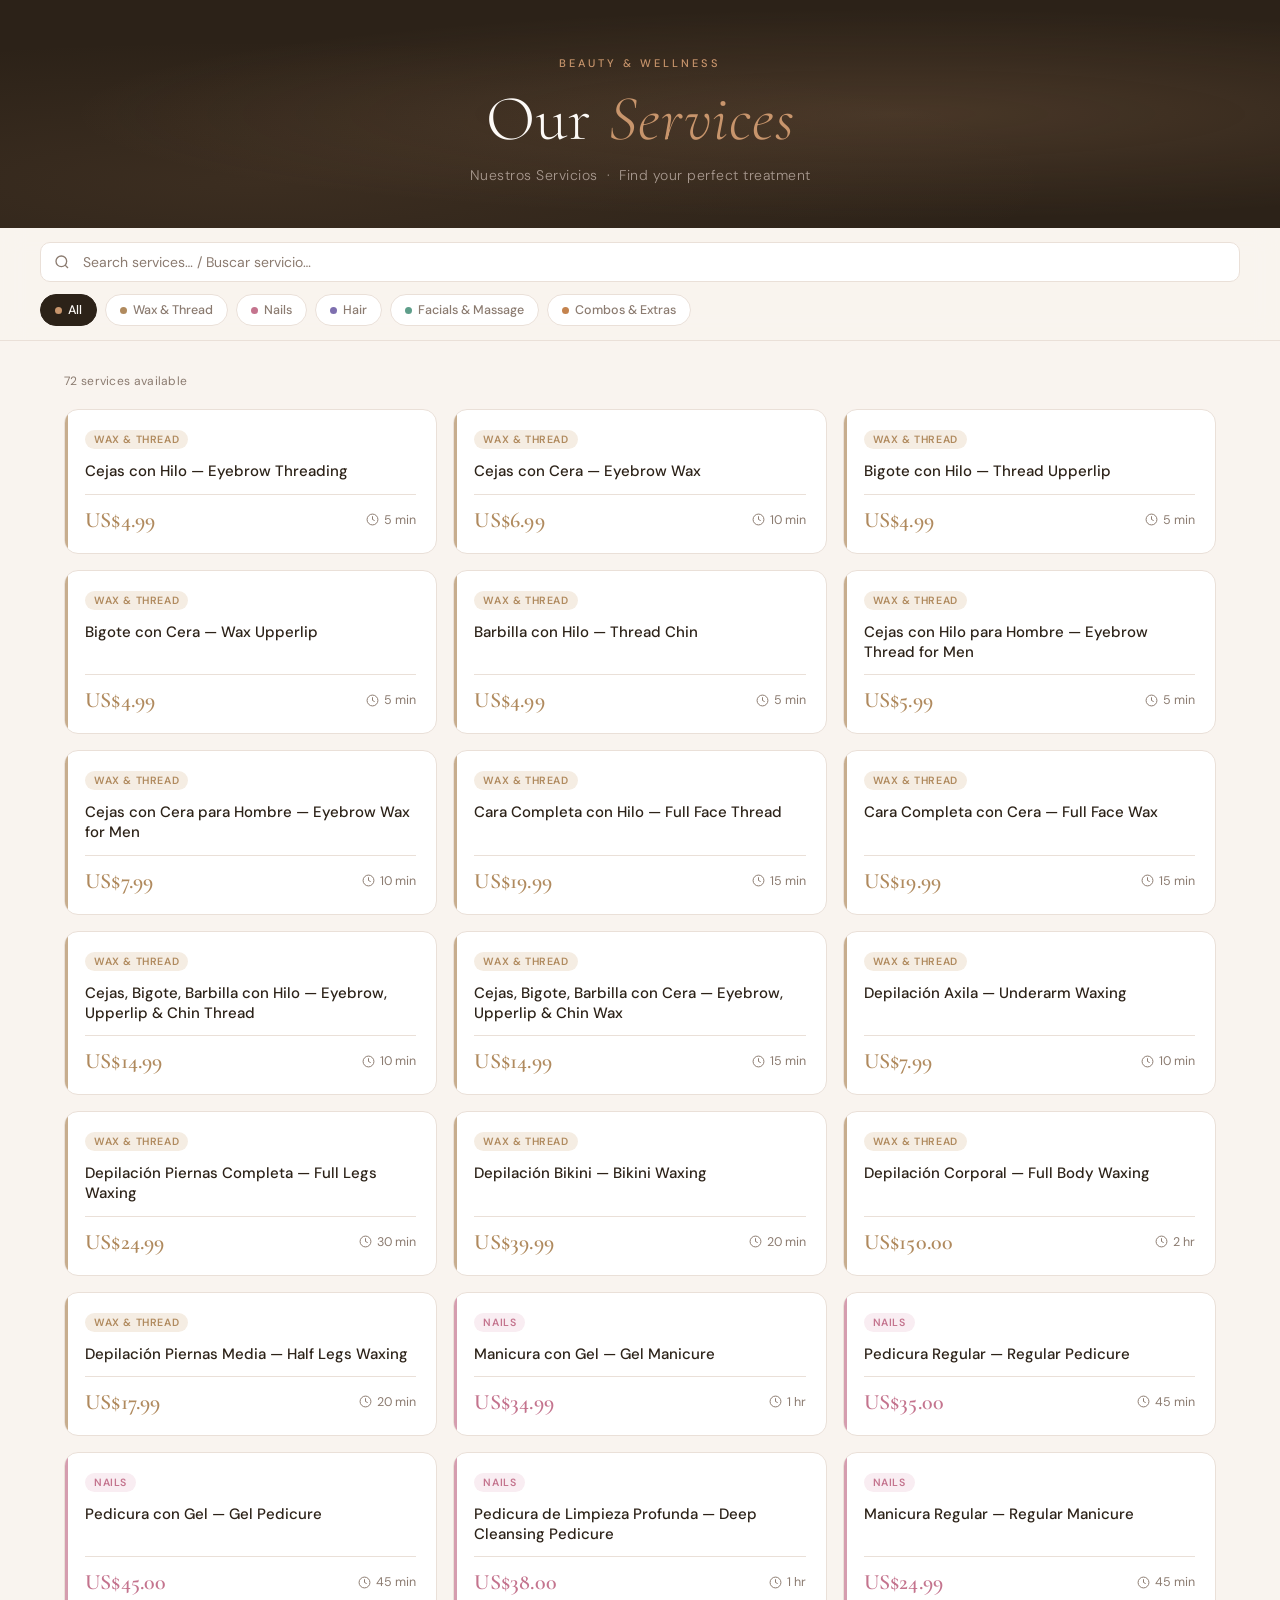
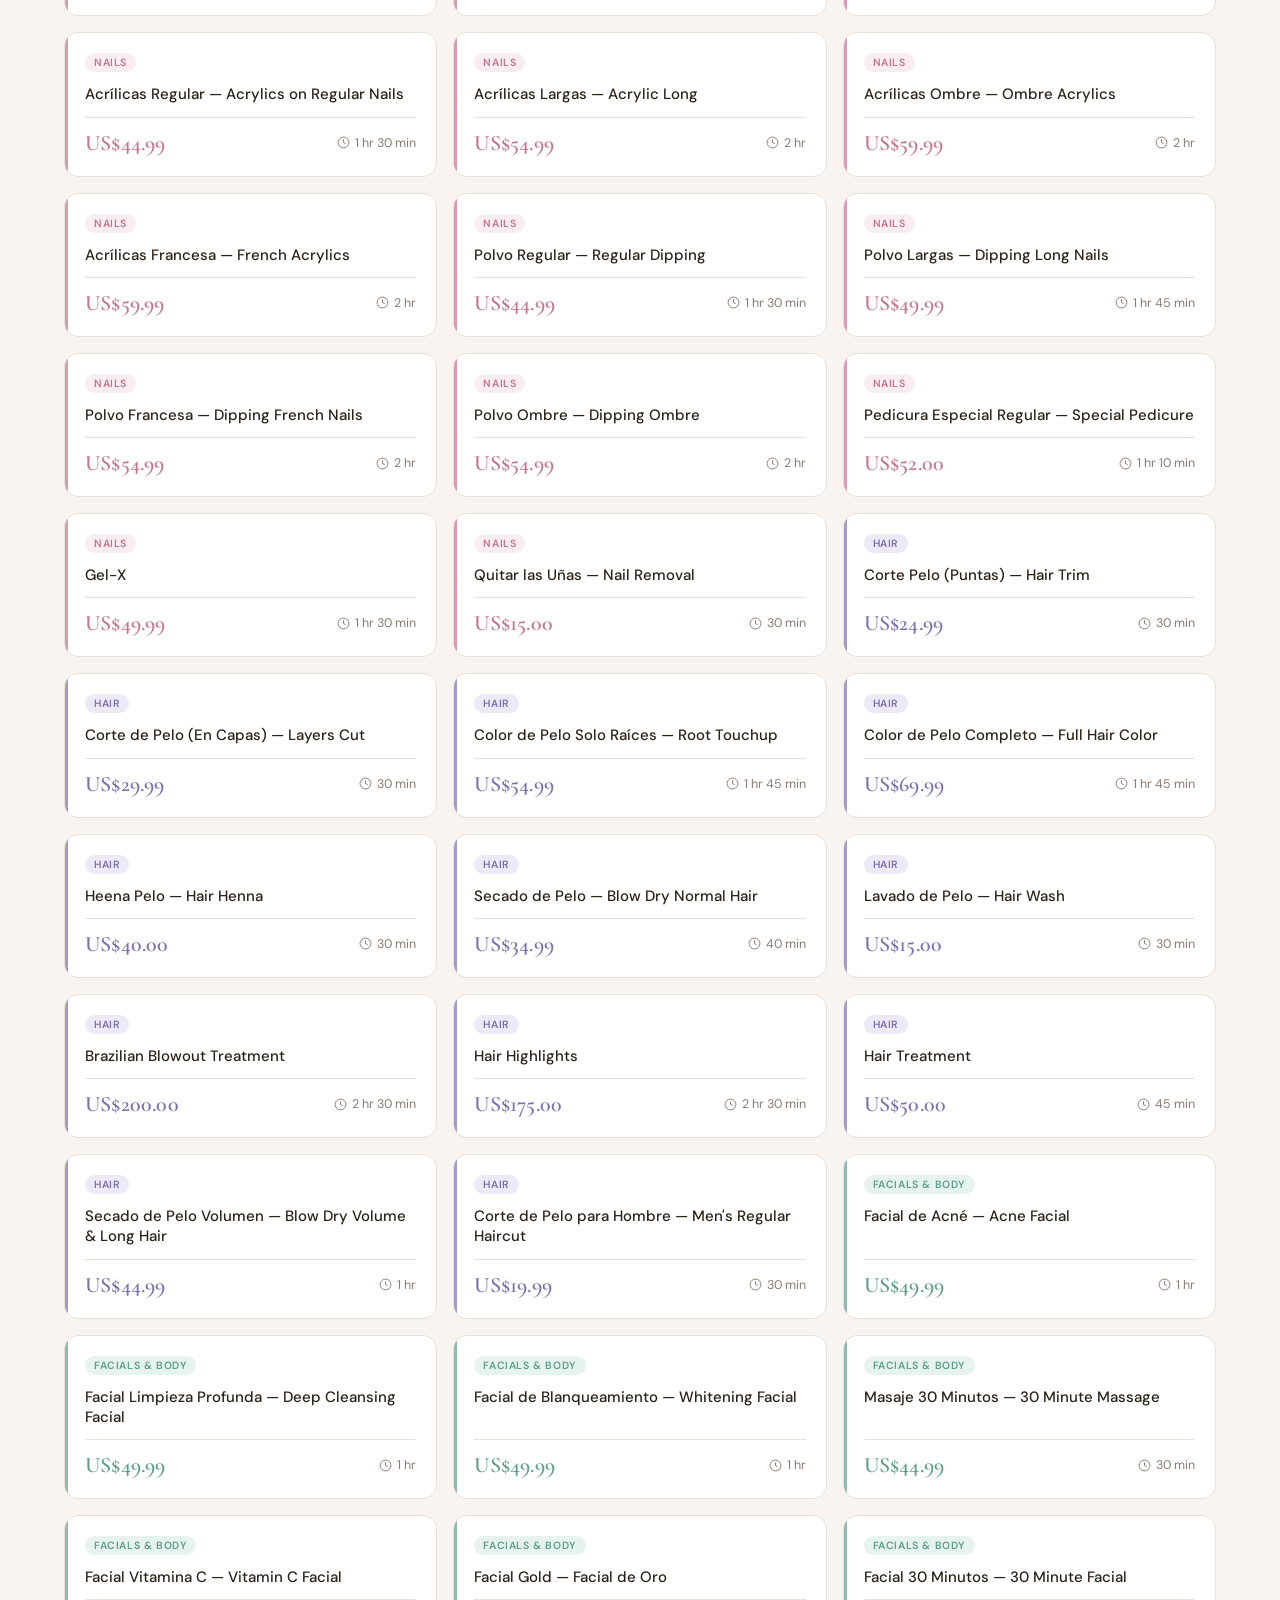
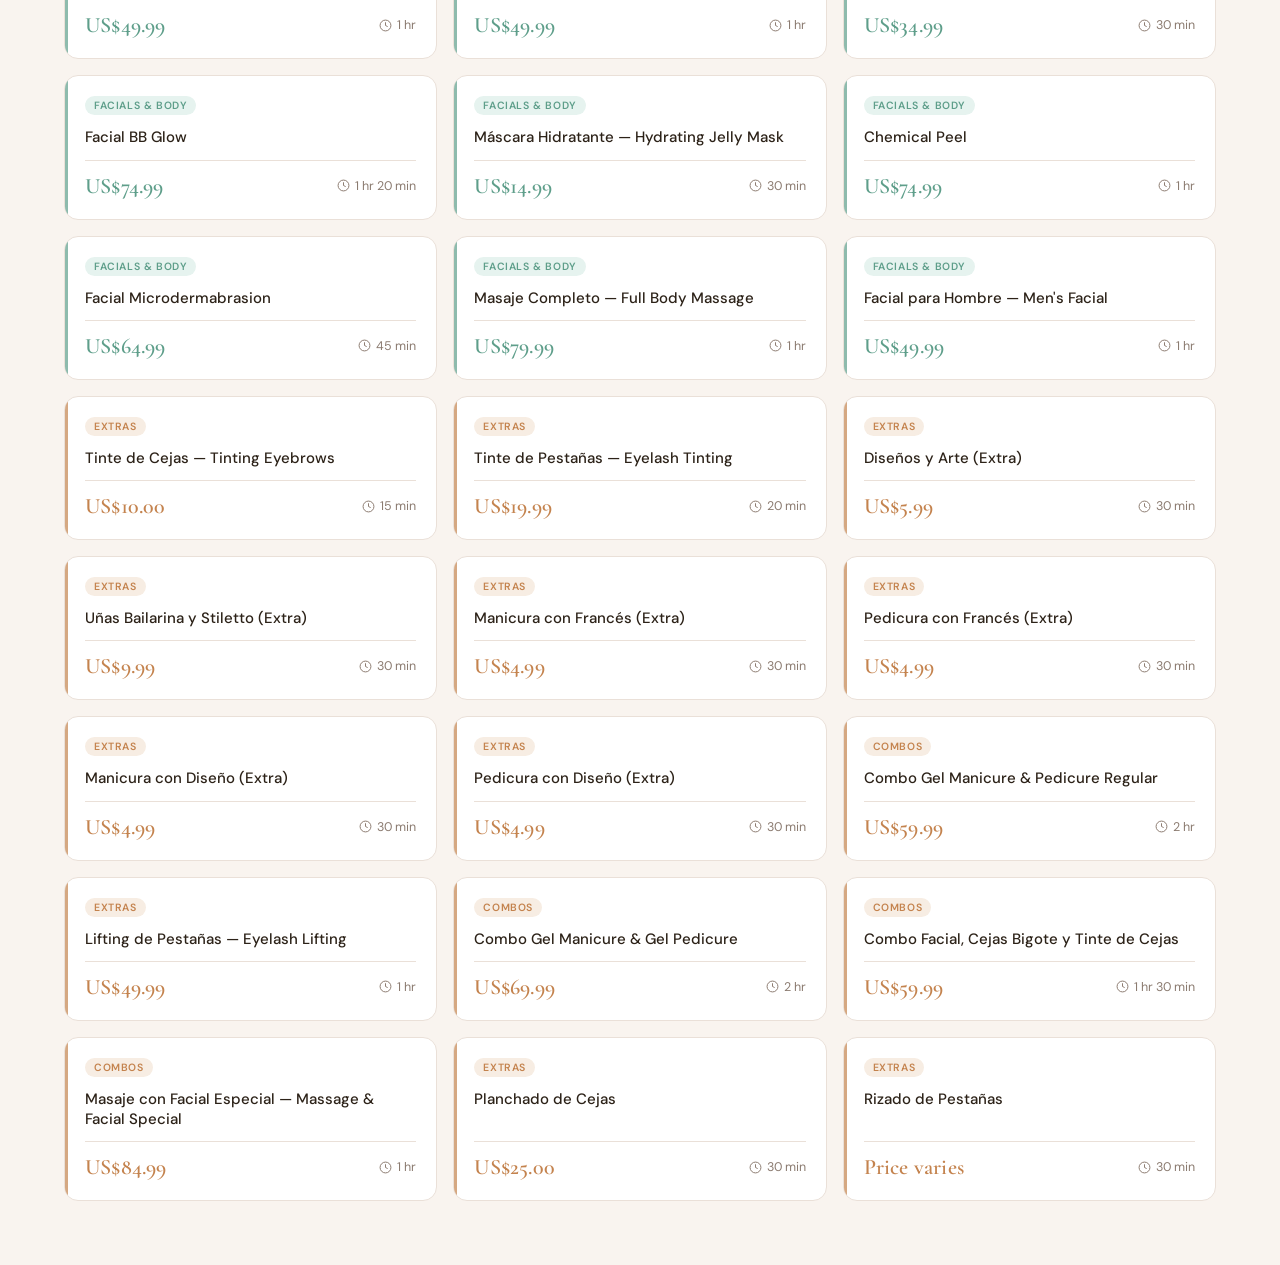
<file: service.html>
<!DOCTYPE html>
<html lang="es">
<head>
  <meta charset="UTF-8">
  <meta name="viewport" content="width=device-width, initial-scale=1.0">
  <title>Our Services / Nuestros Servicios</title>
  <link href="https://fonts.googleapis.com/css2?family=Cormorant+Garamond:wght@300;400;500;600&family=DM+Sans:wght@300;400;500;600&display=swap" rel="stylesheet">
  <style>
    :root {
      --bg:           #F9F4EF;
      --surface:      #FFFFFF;
      --text:         #2C2218;
      --text-muted:   #8B7B70;
      --border:       #EAE0D8;
      --accent:       #C8956C;
      --accent-light: #F3E9DF;

      /* Category palette */
      --c-wax:     #B08A5E;
      --c-nails:   #C4748E;
      --c-hair:    #7E6FAF;
      --c-facial:  #5E9E8A;
      --c-combos:  #C4834E;

      --c-wax-bg:    #F5EDE3;
      --c-nails-bg:  #F9EDF2;
      --c-hair-bg:   #EEE9F7;
      --c-facial-bg: #E6F3EF;
      --c-combos-bg: #F7EDE3;
    }

    *, *::before, *::after { box-sizing: border-box; margin: 0; padding: 0; }

    body {
      font-family: 'DM Sans', sans-serif;
      background: var(--bg);
      color: var(--text);
      min-height: 100vh;
    }

    /* ── HERO HEADER ── */
    .hero {
      background: var(--text);
      padding: 56px 24px 44px;
      text-align: center;
      position: relative;
      overflow: hidden;
    }
    .hero::before {
      content: '';
      position: absolute;
      inset: 0;
      background: radial-gradient(ellipse at 70% 50%, rgba(200,149,108,.18) 0%, transparent 65%),
                  radial-gradient(ellipse at 20% 80%, rgba(200,149,108,.10) 0%, transparent 55%);
      pointer-events: none;
    }
    .hero-eyebrow {
      font-family: 'DM Sans', sans-serif;
      font-size: 11px;
      font-weight: 500;
      letter-spacing: 3px;
      text-transform: uppercase;
      color: var(--accent);
      margin-bottom: 14px;
      opacity: 0;
      animation: fadeUp .6s .1s forwards;
    }
    .hero h1 {
      font-family: 'Cormorant Garamond', serif;
      font-size: clamp(36px, 6vw, 64px);
      font-weight: 300;
      color: #FDFAF7;
      letter-spacing: 1px;
      line-height: 1.1;
      opacity: 0;
      animation: fadeUp .7s .25s forwards;
    }
    .hero h1 span { color: var(--accent); font-style: italic; }
    .hero-sub {
      margin-top: 12px;
      color: #A8998F;
      font-size: 14px;
      font-weight: 300;
      letter-spacing: .5px;
      opacity: 0;
      animation: fadeUp .7s .4s forwards;
    }

    /* ── STICKY TOOLBAR ── */
    .toolbar {
      position: sticky;
      top: 0;
      z-index: 100;
      background: rgba(249, 244, 239, 0.94);
      backdrop-filter: blur(12px);
      border-bottom: 1px solid var(--border);
      padding: 14px 24px;
    }
    .toolbar-inner {
      max-width: 1200px;
      margin: 0 auto;
      display: flex;
      flex-direction: column;
      gap: 12px;
    }

    /* Search */
    .search-wrap {
      position: relative;
    }
    .search-wrap svg {
      position: absolute;
      left: 14px;
      top: 50%;
      transform: translateY(-50%);
      color: var(--text-muted);
      pointer-events: none;
    }
    .search-input {
      width: 100%;
      padding: 10px 14px 10px 42px;
      border: 1.5px solid var(--border);
      border-radius: 10px;
      font-family: 'DM Sans', sans-serif;
      font-size: 14px;
      background: var(--surface);
      color: var(--text);
      outline: none;
      transition: border-color .2s, box-shadow .2s;
    }
    .search-input::placeholder { color: var(--text-muted); }
    .search-input:focus {
      border-color: var(--accent);
      box-shadow: 0 0 0 3px rgba(200,149,108,.12);
    }

    /* Pill tabs */
    .tab-row {
      display: flex;
      gap: 8px;
      flex-wrap: wrap;
    }
    .tab-btn {
      display: flex;
      align-items: center;
      gap: 6px;
      padding: 7px 14px;
      border-radius: 999px;
      border: 1.5px solid var(--border);
      background: var(--surface);
      font-family: 'DM Sans', sans-serif;
      font-size: 12.5px;
      font-weight: 500;
      color: var(--text-muted);
      cursor: pointer;
      transition: all .2s;
      white-space: nowrap;
    }
    .tab-btn .dot {
      width: 7px; height: 7px;
      border-radius: 50%;
      flex-shrink: 0;
    }
    .tab-btn:hover { border-color: var(--accent); color: var(--text); }
    .tab-btn.active {
      background: var(--text);
      border-color: var(--text);
      color: #FDFAF7;
    }
    .tab-btn[data-cat="all"] .dot          { background: var(--accent); }
    .tab-btn[data-cat="wax-thread"] .dot   { background: var(--c-wax); }
    .tab-btn[data-cat="nails"] .dot        { background: var(--c-nails); }
    .tab-btn[data-cat="hair"] .dot         { background: var(--c-hair); }
    .tab-btn[data-cat="facials-massage"] .dot { background: var(--c-facial); }
    .tab-btn[data-cat="combos"] .dot       { background: var(--c-combos); }

    /* ── GRID ── */
    .grid-wrap {
      max-width: 1200px;
      margin: 0 auto;
      padding: 32px 24px 64px;
    }
    .result-count {
      font-size: 12px;
      color: var(--text-muted);
      margin-bottom: 20px;
      letter-spacing: .3px;
    }
    .services-grid {
      display: grid;
      grid-template-columns: repeat(auto-fill, minmax(280px, 1fr));
      gap: 16px;
    }

    /* ── CARD ── */
    .service-card {
      background: var(--surface);
      border-radius: 14px;
      border: 1px solid var(--border);
      padding: 20px;
      display: flex;
      flex-direction: column;
      gap: 12px;
      position: relative;
      overflow: hidden;
      transition: transform .22s ease, box-shadow .22s ease;

      /* fade-up initial state */
      opacity: 0;
      transform: translateY(22px);
    }
    .service-card.visible {
      opacity: 1;
      transform: translateY(0);
      transition: opacity .45s ease, transform .45s ease,
                  box-shadow .22s ease; /* keep hover snappy */
    }
    .service-card::before {
      content: '';
      position: absolute;
      left: 0; top: 0; bottom: 0;
      width: 3px;
      border-radius: 14px 0 0 14px;
      background: var(--card-accent, var(--accent));
      opacity: .7;
    }
    .service-card:hover {
      transform: translateY(-3px);
      box-shadow: 0 8px 28px rgba(44,34,24,.10);
    }

    /* Category accent colors */
    .service-card[data-category="wax-thread"]     { --card-accent: var(--c-wax);    --card-badge-bg: var(--c-wax-bg);    --card-badge-color: var(--c-wax); }
    .service-card[data-category="nails"]          { --card-accent: var(--c-nails);  --card-badge-bg: var(--c-nails-bg);  --card-badge-color: var(--c-nails); }
    .service-card[data-category="hair"]           { --card-accent: var(--c-hair);   --card-badge-bg: var(--c-hair-bg);   --card-badge-color: var(--c-hair); }
    .service-card[data-category="facials-massage"]{ --card-accent: var(--c-facial); --card-badge-bg: var(--c-facial-bg); --card-badge-color: var(--c-facial); }
    .service-card[data-category="combos"]         { --card-accent: var(--c-combos); --card-badge-bg: var(--c-combos-bg); --card-badge-color: var(--c-combos); }

    .service-badge {
      display: inline-flex;
      align-items: center;
      gap: 5px;
      padding: 3px 9px;
      border-radius: 999px;
      font-size: 10.5px;
      font-weight: 600;
      letter-spacing: .6px;
      text-transform: uppercase;
      background: var(--card-badge-bg, #eee);
      color: var(--card-badge-color, #666);
      width: fit-content;
    }

    .service-title {
      font-family: 'DM Sans', sans-serif;
      font-size: 15px;
      font-weight: 500;
      line-height: 1.35;
      color: var(--text);
      flex: 1;
    }

    .service-footer {
      display: flex;
      justify-content: space-between;
      align-items: center;
      padding-top: 12px;
      border-top: 1px solid var(--border);
      margin-top: auto;
    }
    .service-price {
      font-family: 'Cormorant Garamond', serif;
      font-size: 22px;
      font-weight: 600;
      color: var(--card-accent, var(--accent));
      letter-spacing: .2px;
    }
    .service-time {
      display: flex;
      align-items: center;
      gap: 5px;
      font-size: 12.5px;
      color: var(--text-muted);
      font-weight: 400;
    }
    .service-time svg { flex-shrink: 0; }

    /* ── NO RESULTS ── */
    .no-results {
      grid-column: 1 / -1;
      display: none;
      flex-direction: column;
      align-items: center;
      gap: 10px;
      padding: 72px 24px;
      text-align: center;
      color: var(--text-muted);
    }
    .no-results svg { opacity: .3; }
    .no-results p { font-size: 15px; }
    .no-results small { font-size: 13px; opacity: .7; }

    /* ── KEYFRAMES ── */
    @keyframes fadeUp {
      from { opacity: 0; transform: translateY(18px); }
      to   { opacity: 1; transform: translateY(0); }
    }

    /* ── RESPONSIVE ── */
    @media (max-width: 640px) {
      .hero { padding: 44px 20px 36px; }
      .toolbar { padding: 12px 16px; }
      .grid-wrap { padding: 24px 16px 48px; }
      .services-grid { grid-template-columns: 1fr; }
      .tab-btn { font-size: 12px; padding: 6px 12px; }
    }

    @media (prefers-reduced-motion: reduce) {
      .service-card,
      .hero-eyebrow, .hero h1, .hero-sub {
        opacity: 1 !important;
        transform: none !important;
        animation: none !important;
        transition: none !important;
      }
    }
  </style>
</head>
<body>

<!-- ── HERO ── -->
<header class="hero">
  <p class="hero-eyebrow">Beauty &amp; Wellness</p>
  <h1>Our <span>Services</span></h1>
  <p class="hero-sub">Nuestros Servicios &nbsp;·&nbsp; Find your perfect treatment</p>
</header>

<!-- ── STICKY TOOLBAR ── -->
<div class="toolbar">
  <div class="toolbar-inner">
    <div class="search-wrap">
      <svg width="16" height="16" fill="none" stroke="currentColor" stroke-width="2" viewBox="0 0 24 24"><circle cx="11" cy="11" r="8"/><path d="m21 21-4.35-4.35"/></svg>
      <input type="text" id="searchInput" class="search-input" placeholder="Search services… / Buscar servicio…" autocomplete="off">
    </div>
    <div class="tab-row" id="tabRow">
      <button class="tab-btn active" data-cat="all"><span class="dot"></span> All</button>
      <button class="tab-btn" data-cat="wax-thread"><span class="dot"></span> Wax &amp; Thread</button>
      <button class="tab-btn" data-cat="nails"><span class="dot"></span> Nails</button>
      <button class="tab-btn" data-cat="hair"><span class="dot"></span> Hair</button>
      <button class="tab-btn" data-cat="facials-massage"><span class="dot"></span> Facials &amp; Massage</button>
      <button class="tab-btn" data-cat="combos"><span class="dot"></span> Combos &amp; Extras</button>
    </div>
  </div>
</div>

<!-- ── GRID ── -->
<div class="grid-wrap">
  <p class="result-count" id="resultCount"></p>
  <div class="services-grid" id="servicesGrid">

    <!-- WAX & THREAD -->
    <div class="service-card" data-category="wax-thread">
      <span class="service-badge">Wax &amp; Thread</span>
      <p class="service-title">Cejas con Hilo — Eyebrow Threading</p>
      <div class="service-footer">
        <span class="service-price">US$4.99</span>
        <span class="service-time"><svg width="13" height="13" fill="none" stroke="currentColor" stroke-width="1.8" viewBox="0 0 24 24"><circle cx="12" cy="12" r="10"/><path d="M12 6v6l4 2"/></svg> 5 min</span>
      </div>
    </div>

    <div class="service-card" data-category="wax-thread">
      <span class="service-badge">Wax &amp; Thread</span>
      <p class="service-title">Cejas con Cera — Eyebrow Wax</p>
      <div class="service-footer">
        <span class="service-price">US$6.99</span>
        <span class="service-time"><svg width="13" height="13" fill="none" stroke="currentColor" stroke-width="1.8" viewBox="0 0 24 24"><circle cx="12" cy="12" r="10"/><path d="M12 6v6l4 2"/></svg> 10 min</span>
      </div>
    </div>

    <div class="service-card" data-category="wax-thread">
      <span class="service-badge">Wax &amp; Thread</span>
      <p class="service-title">Bigote con Hilo — Thread Upperlip</p>
      <div class="service-footer">
        <span class="service-price">US$4.99</span>
        <span class="service-time"><svg width="13" height="13" fill="none" stroke="currentColor" stroke-width="1.8" viewBox="0 0 24 24"><circle cx="12" cy="12" r="10"/><path d="M12 6v6l4 2"/></svg> 5 min</span>
      </div>
    </div>

    <div class="service-card" data-category="wax-thread">
      <span class="service-badge">Wax &amp; Thread</span>
      <p class="service-title">Bigote con Cera — Wax Upperlip</p>
      <div class="service-footer">
        <span class="service-price">US$4.99</span>
        <span class="service-time"><svg width="13" height="13" fill="none" stroke="currentColor" stroke-width="1.8" viewBox="0 0 24 24"><circle cx="12" cy="12" r="10"/><path d="M12 6v6l4 2"/></svg> 5 min</span>
      </div>
    </div>

    <div class="service-card" data-category="wax-thread">
      <span class="service-badge">Wax &amp; Thread</span>
      <p class="service-title">Barbilla con Hilo — Thread Chin</p>
      <div class="service-footer">
        <span class="service-price">US$4.99</span>
        <span class="service-time"><svg width="13" height="13" fill="none" stroke="currentColor" stroke-width="1.8" viewBox="0 0 24 24"><circle cx="12" cy="12" r="10"/><path d="M12 6v6l4 2"/></svg> 5 min</span>
      </div>
    </div>

    <div class="service-card" data-category="wax-thread">
      <span class="service-badge">Wax &amp; Thread</span>
      <p class="service-title">Cejas con Hilo para Hombre — Eyebrow Thread for Men</p>
      <div class="service-footer">
        <span class="service-price">US$5.99</span>
        <span class="service-time"><svg width="13" height="13" fill="none" stroke="currentColor" stroke-width="1.8" viewBox="0 0 24 24"><circle cx="12" cy="12" r="10"/><path d="M12 6v6l4 2"/></svg> 5 min</span>
      </div>
    </div>

    <div class="service-card" data-category="wax-thread">
      <span class="service-badge">Wax &amp; Thread</span>
      <p class="service-title">Cejas con Cera para Hombre — Eyebrow Wax for Men</p>
      <div class="service-footer">
        <span class="service-price">US$7.99</span>
        <span class="service-time"><svg width="13" height="13" fill="none" stroke="currentColor" stroke-width="1.8" viewBox="0 0 24 24"><circle cx="12" cy="12" r="10"/><path d="M12 6v6l4 2"/></svg> 10 min</span>
      </div>
    </div>

    <div class="service-card" data-category="wax-thread">
      <span class="service-badge">Wax &amp; Thread</span>
      <p class="service-title">Cara Completa con Hilo — Full Face Thread</p>
      <div class="service-footer">
        <span class="service-price">US$19.99</span>
        <span class="service-time"><svg width="13" height="13" fill="none" stroke="currentColor" stroke-width="1.8" viewBox="0 0 24 24"><circle cx="12" cy="12" r="10"/><path d="M12 6v6l4 2"/></svg> 15 min</span>
      </div>
    </div>

    <div class="service-card" data-category="wax-thread">
      <span class="service-badge">Wax &amp; Thread</span>
      <p class="service-title">Cara Completa con Cera — Full Face Wax</p>
      <div class="service-footer">
        <span class="service-price">US$19.99</span>
        <span class="service-time"><svg width="13" height="13" fill="none" stroke="currentColor" stroke-width="1.8" viewBox="0 0 24 24"><circle cx="12" cy="12" r="10"/><path d="M12 6v6l4 2"/></svg> 15 min</span>
      </div>
    </div>

    <div class="service-card" data-category="wax-thread">
      <span class="service-badge">Wax &amp; Thread</span>
      <p class="service-title">Cejas, Bigote, Barbilla con Hilo — Eyebrow, Upperlip &amp; Chin Thread</p>
      <div class="service-footer">
        <span class="service-price">US$14.99</span>
        <span class="service-time"><svg width="13" height="13" fill="none" stroke="currentColor" stroke-width="1.8" viewBox="0 0 24 24"><circle cx="12" cy="12" r="10"/><path d="M12 6v6l4 2"/></svg> 10 min</span>
      </div>
    </div>

    <div class="service-card" data-category="wax-thread">
      <span class="service-badge">Wax &amp; Thread</span>
      <p class="service-title">Cejas, Bigote, Barbilla con Cera — Eyebrow, Upperlip &amp; Chin Wax</p>
      <div class="service-footer">
        <span class="service-price">US$14.99</span>
        <span class="service-time"><svg width="13" height="13" fill="none" stroke="currentColor" stroke-width="1.8" viewBox="0 0 24 24"><circle cx="12" cy="12" r="10"/><path d="M12 6v6l4 2"/></svg> 15 min</span>
      </div>
    </div>

    <div class="service-card" data-category="wax-thread">
      <span class="service-badge">Wax &amp; Thread</span>
      <p class="service-title">Depilación Axila — Underarm Waxing</p>
      <div class="service-footer">
        <span class="service-price">US$7.99</span>
        <span class="service-time"><svg width="13" height="13" fill="none" stroke="currentColor" stroke-width="1.8" viewBox="0 0 24 24"><circle cx="12" cy="12" r="10"/><path d="M12 6v6l4 2"/></svg> 10 min</span>
      </div>
    </div>

    <div class="service-card" data-category="wax-thread">
      <span class="service-badge">Wax &amp; Thread</span>
      <p class="service-title">Depilación Piernas Completa — Full Legs Waxing</p>
      <div class="service-footer">
        <span class="service-price">US$24.99</span>
        <span class="service-time"><svg width="13" height="13" fill="none" stroke="currentColor" stroke-width="1.8" viewBox="0 0 24 24"><circle cx="12" cy="12" r="10"/><path d="M12 6v6l4 2"/></svg> 30 min</span>
      </div>
    </div>

    <div class="service-card" data-category="wax-thread">
      <span class="service-badge">Wax &amp; Thread</span>
      <p class="service-title">Depilación Bikini — Bikini Waxing</p>
      <div class="service-footer">
        <span class="service-price">US$39.99</span>
        <span class="service-time"><svg width="13" height="13" fill="none" stroke="currentColor" stroke-width="1.8" viewBox="0 0 24 24"><circle cx="12" cy="12" r="10"/><path d="M12 6v6l4 2"/></svg> 20 min</span>
      </div>
    </div>

    <div class="service-card" data-category="wax-thread">
      <span class="service-badge">Wax &amp; Thread</span>
      <p class="service-title">Depilación Corporal — Full Body Waxing</p>
      <div class="service-footer">
        <span class="service-price">US$150.00</span>
        <span class="service-time"><svg width="13" height="13" fill="none" stroke="currentColor" stroke-width="1.8" viewBox="0 0 24 24"><circle cx="12" cy="12" r="10"/><path d="M12 6v6l4 2"/></svg> 2 hr</span>
      </div>
    </div>

    <div class="service-card" data-category="wax-thread">
      <span class="service-badge">Wax &amp; Thread</span>
      <p class="service-title">Depilación Piernas Media — Half Legs Waxing</p>
      <div class="service-footer">
        <span class="service-price">US$17.99</span>
        <span class="service-time"><svg width="13" height="13" fill="none" stroke="currentColor" stroke-width="1.8" viewBox="0 0 24 24"><circle cx="12" cy="12" r="10"/><path d="M12 6v6l4 2"/></svg> 20 min</span>
      </div>
    </div>

    <!-- NAILS -->
    <div class="service-card" data-category="nails">
      <span class="service-badge">Nails</span>
      <p class="service-title">Manicura con Gel — Gel Manicure</p>
      <div class="service-footer">
        <span class="service-price">US$34.99</span>
        <span class="service-time"><svg width="13" height="13" fill="none" stroke="currentColor" stroke-width="1.8" viewBox="0 0 24 24"><circle cx="12" cy="12" r="10"/><path d="M12 6v6l4 2"/></svg> 1 hr</span>
      </div>
    </div>

    <div class="service-card" data-category="nails">
      <span class="service-badge">Nails</span>
      <p class="service-title">Pedicura Regular — Regular Pedicure</p>
      <div class="service-footer">
        <span class="service-price">US$35.00</span>
        <span class="service-time"><svg width="13" height="13" fill="none" stroke="currentColor" stroke-width="1.8" viewBox="0 0 24 24"><circle cx="12" cy="12" r="10"/><path d="M12 6v6l4 2"/></svg> 45 min</span>
      </div>
    </div>

    <div class="service-card" data-category="nails">
      <span class="service-badge">Nails</span>
      <p class="service-title">Pedicura con Gel — Gel Pedicure</p>
      <div class="service-footer">
        <span class="service-price">US$45.00</span>
        <span class="service-time"><svg width="13" height="13" fill="none" stroke="currentColor" stroke-width="1.8" viewBox="0 0 24 24"><circle cx="12" cy="12" r="10"/><path d="M12 6v6l4 2"/></svg> 45 min</span>
      </div>
    </div>

    <div class="service-card" data-category="nails">
      <span class="service-badge">Nails</span>
      <p class="service-title">Pedicura de Limpieza Profunda — Deep Cleansing Pedicure</p>
      <div class="service-footer">
        <span class="service-price">US$38.00</span>
        <span class="service-time"><svg width="13" height="13" fill="none" stroke="currentColor" stroke-width="1.8" viewBox="0 0 24 24"><circle cx="12" cy="12" r="10"/><path d="M12 6v6l4 2"/></svg> 1 hr</span>
      </div>
    </div>

    <div class="service-card" data-category="nails">
      <span class="service-badge">Nails</span>
      <p class="service-title">Manicura Regular — Regular Manicure</p>
      <div class="service-footer">
        <span class="service-price">US$24.99</span>
        <span class="service-time"><svg width="13" height="13" fill="none" stroke="currentColor" stroke-width="1.8" viewBox="0 0 24 24"><circle cx="12" cy="12" r="10"/><path d="M12 6v6l4 2"/></svg> 45 min</span>
      </div>
    </div>

    <div class="service-card" data-category="nails">
      <span class="service-badge">Nails</span>
      <p class="service-title">Acrílicas Regular — Acrylics on Regular Nails</p>
      <div class="service-footer">
        <span class="service-price">US$44.99</span>
        <span class="service-time"><svg width="13" height="13" fill="none" stroke="currentColor" stroke-width="1.8" viewBox="0 0 24 24"><circle cx="12" cy="12" r="10"/><path d="M12 6v6l4 2"/></svg> 1 hr 30 min</span>
      </div>
    </div>

    <div class="service-card" data-category="nails">
      <span class="service-badge">Nails</span>
      <p class="service-title">Acrílicas Largas — Acrylic Long</p>
      <div class="service-footer">
        <span class="service-price">US$54.99</span>
        <span class="service-time"><svg width="13" height="13" fill="none" stroke="currentColor" stroke-width="1.8" viewBox="0 0 24 24"><circle cx="12" cy="12" r="10"/><path d="M12 6v6l4 2"/></svg> 2 hr</span>
      </div>
    </div>

    <div class="service-card" data-category="nails">
      <span class="service-badge">Nails</span>
      <p class="service-title">Acrílicas Ombre — Ombre Acrylics</p>
      <div class="service-footer">
        <span class="service-price">US$59.99</span>
        <span class="service-time"><svg width="13" height="13" fill="none" stroke="currentColor" stroke-width="1.8" viewBox="0 0 24 24"><circle cx="12" cy="12" r="10"/><path d="M12 6v6l4 2"/></svg> 2 hr</span>
      </div>
    </div>

    <div class="service-card" data-category="nails">
      <span class="service-badge">Nails</span>
      <p class="service-title">Acrílicas Francesa — French Acrylics</p>
      <div class="service-footer">
        <span class="service-price">US$59.99</span>
        <span class="service-time"><svg width="13" height="13" fill="none" stroke="currentColor" stroke-width="1.8" viewBox="0 0 24 24"><circle cx="12" cy="12" r="10"/><path d="M12 6v6l4 2"/></svg> 2 hr</span>
      </div>
    </div>

    <div class="service-card" data-category="nails">
      <span class="service-badge">Nails</span>
      <p class="service-title">Polvo Regular — Regular Dipping</p>
      <div class="service-footer">
        <span class="service-price">US$44.99</span>
        <span class="service-time"><svg width="13" height="13" fill="none" stroke="currentColor" stroke-width="1.8" viewBox="0 0 24 24"><circle cx="12" cy="12" r="10"/><path d="M12 6v6l4 2"/></svg> 1 hr 30 min</span>
      </div>
    </div>

    <div class="service-card" data-category="nails">
      <span class="service-badge">Nails</span>
      <p class="service-title">Polvo Largas — Dipping Long Nails</p>
      <div class="service-footer">
        <span class="service-price">US$49.99</span>
        <span class="service-time"><svg width="13" height="13" fill="none" stroke="currentColor" stroke-width="1.8" viewBox="0 0 24 24"><circle cx="12" cy="12" r="10"/><path d="M12 6v6l4 2"/></svg> 1 hr 45 min</span>
      </div>
    </div>

    <div class="service-card" data-category="nails">
      <span class="service-badge">Nails</span>
      <p class="service-title">Polvo Francesa — Dipping French Nails</p>
      <div class="service-footer">
        <span class="service-price">US$54.99</span>
        <span class="service-time"><svg width="13" height="13" fill="none" stroke="currentColor" stroke-width="1.8" viewBox="0 0 24 24"><circle cx="12" cy="12" r="10"/><path d="M12 6v6l4 2"/></svg> 2 hr</span>
      </div>
    </div>

    <div class="service-card" data-category="nails">
      <span class="service-badge">Nails</span>
      <p class="service-title">Polvo Ombre — Dipping Ombre</p>
      <div class="service-footer">
        <span class="service-price">US$54.99</span>
        <span class="service-time"><svg width="13" height="13" fill="none" stroke="currentColor" stroke-width="1.8" viewBox="0 0 24 24"><circle cx="12" cy="12" r="10"/><path d="M12 6v6l4 2"/></svg> 2 hr</span>
      </div>
    </div>

    <div class="service-card" data-category="nails">
      <span class="service-badge">Nails</span>
      <p class="service-title">Pedicura Especial Regular — Special Pedicure</p>
      <div class="service-footer">
        <span class="service-price">US$52.00</span>
        <span class="service-time"><svg width="13" height="13" fill="none" stroke="currentColor" stroke-width="1.8" viewBox="0 0 24 24"><circle cx="12" cy="12" r="10"/><path d="M12 6v6l4 2"/></svg> 1 hr 10 min</span>
      </div>
    </div>

    <div class="service-card" data-category="nails">
      <span class="service-badge">Nails</span>
      <p class="service-title">Gel-X</p>
      <div class="service-footer">
        <span class="service-price">US$49.99</span>
        <span class="service-time"><svg width="13" height="13" fill="none" stroke="currentColor" stroke-width="1.8" viewBox="0 0 24 24"><circle cx="12" cy="12" r="10"/><path d="M12 6v6l4 2"/></svg> 1 hr 30 min</span>
      </div>
    </div>

    <div class="service-card" data-category="nails">
      <span class="service-badge">Nails</span>
      <p class="service-title">Quitar las Uñas — Nail Removal</p>
      <div class="service-footer">
        <span class="service-price">US$15.00</span>
        <span class="service-time"><svg width="13" height="13" fill="none" stroke="currentColor" stroke-width="1.8" viewBox="0 0 24 24"><circle cx="12" cy="12" r="10"/><path d="M12 6v6l4 2"/></svg> 30 min</span>
      </div>
    </div>

    <!-- HAIR -->
    <div class="service-card" data-category="hair">
      <span class="service-badge">Hair</span>
      <p class="service-title">Corte Pelo (Puntas) — Hair Trim</p>
      <div class="service-footer">
        <span class="service-price">US$24.99</span>
        <span class="service-time"><svg width="13" height="13" fill="none" stroke="currentColor" stroke-width="1.8" viewBox="0 0 24 24"><circle cx="12" cy="12" r="10"/><path d="M12 6v6l4 2"/></svg> 30 min</span>
      </div>
    </div>

    <div class="service-card" data-category="hair">
      <span class="service-badge">Hair</span>
      <p class="service-title">Corte de Pelo (En Capas) — Layers Cut</p>
      <div class="service-footer">
        <span class="service-price">US$29.99</span>
        <span class="service-time"><svg width="13" height="13" fill="none" stroke="currentColor" stroke-width="1.8" viewBox="0 0 24 24"><circle cx="12" cy="12" r="10"/><path d="M12 6v6l4 2"/></svg> 30 min</span>
      </div>
    </div>

    <div class="service-card" data-category="hair">
      <span class="service-badge">Hair</span>
      <p class="service-title">Color de Pelo Solo Raíces — Root Touchup</p>
      <div class="service-footer">
        <span class="service-price">US$54.99</span>
        <span class="service-time"><svg width="13" height="13" fill="none" stroke="currentColor" stroke-width="1.8" viewBox="0 0 24 24"><circle cx="12" cy="12" r="10"/><path d="M12 6v6l4 2"/></svg> 1 hr 45 min</span>
      </div>
    </div>

    <div class="service-card" data-category="hair">
      <span class="service-badge">Hair</span>
      <p class="service-title">Color de Pelo Completo — Full Hair Color</p>
      <div class="service-footer">
        <span class="service-price">US$69.99</span>
        <span class="service-time"><svg width="13" height="13" fill="none" stroke="currentColor" stroke-width="1.8" viewBox="0 0 24 24"><circle cx="12" cy="12" r="10"/><path d="M12 6v6l4 2"/></svg> 1 hr 45 min</span>
      </div>
    </div>

    <div class="service-card" data-category="hair">
      <span class="service-badge">Hair</span>
      <p class="service-title">Heena Pelo — Hair Henna</p>
      <div class="service-footer">
        <span class="service-price">US$40.00</span>
        <span class="service-time"><svg width="13" height="13" fill="none" stroke="currentColor" stroke-width="1.8" viewBox="0 0 24 24"><circle cx="12" cy="12" r="10"/><path d="M12 6v6l4 2"/></svg> 30 min</span>
      </div>
    </div>

    <div class="service-card" data-category="hair">
      <span class="service-badge">Hair</span>
      <p class="service-title">Secado de Pelo — Blow Dry Normal Hair</p>
      <div class="service-footer">
        <span class="service-price">US$34.99</span>
        <span class="service-time"><svg width="13" height="13" fill="none" stroke="currentColor" stroke-width="1.8" viewBox="0 0 24 24"><circle cx="12" cy="12" r="10"/><path d="M12 6v6l4 2"/></svg> 40 min</span>
      </div>
    </div>

    <div class="service-card" data-category="hair">
      <span class="service-badge">Hair</span>
      <p class="service-title">Lavado de Pelo — Hair Wash</p>
      <div class="service-footer">
        <span class="service-price">US$15.00</span>
        <span class="service-time"><svg width="13" height="13" fill="none" stroke="currentColor" stroke-width="1.8" viewBox="0 0 24 24"><circle cx="12" cy="12" r="10"/><path d="M12 6v6l4 2"/></svg> 30 min</span>
      </div>
    </div>

    <div class="service-card" data-category="hair">
      <span class="service-badge">Hair</span>
      <p class="service-title">Brazilian Blowout Treatment</p>
      <div class="service-footer">
        <span class="service-price">US$200.00</span>
        <span class="service-time"><svg width="13" height="13" fill="none" stroke="currentColor" stroke-width="1.8" viewBox="0 0 24 24"><circle cx="12" cy="12" r="10"/><path d="M12 6v6l4 2"/></svg> 2 hr 30 min</span>
      </div>
    </div>

    <div class="service-card" data-category="hair">
      <span class="service-badge">Hair</span>
      <p class="service-title">Hair Highlights</p>
      <div class="service-footer">
        <span class="service-price">US$175.00</span>
        <span class="service-time"><svg width="13" height="13" fill="none" stroke="currentColor" stroke-width="1.8" viewBox="0 0 24 24"><circle cx="12" cy="12" r="10"/><path d="M12 6v6l4 2"/></svg> 2 hr 30 min</span>
      </div>
    </div>

    <div class="service-card" data-category="hair">
      <span class="service-badge">Hair</span>
      <p class="service-title">Hair Treatment</p>
      <div class="service-footer">
        <span class="service-price">US$50.00</span>
        <span class="service-time"><svg width="13" height="13" fill="none" stroke="currentColor" stroke-width="1.8" viewBox="0 0 24 24"><circle cx="12" cy="12" r="10"/><path d="M12 6v6l4 2"/></svg> 45 min</span>
      </div>
    </div>

    <div class="service-card" data-category="hair">
      <span class="service-badge">Hair</span>
      <p class="service-title">Secado de Pelo Volumen — Blow Dry Volume &amp; Long Hair</p>
      <div class="service-footer">
        <span class="service-price">US$44.99</span>
        <span class="service-time"><svg width="13" height="13" fill="none" stroke="currentColor" stroke-width="1.8" viewBox="0 0 24 24"><circle cx="12" cy="12" r="10"/><path d="M12 6v6l4 2"/></svg> 1 hr</span>
      </div>
    </div>

    <div class="service-card" data-category="hair">
      <span class="service-badge">Hair</span>
      <p class="service-title">Corte de Pelo para Hombre — Men's Regular Haircut</p>
      <div class="service-footer">
        <span class="service-price">US$19.99</span>
        <span class="service-time"><svg width="13" height="13" fill="none" stroke="currentColor" stroke-width="1.8" viewBox="0 0 24 24"><circle cx="12" cy="12" r="10"/><path d="M12 6v6l4 2"/></svg> 30 min</span>
      </div>
    </div>

    <!-- FACIALS & MASSAGE -->
    <div class="service-card" data-category="facials-massage">
      <span class="service-badge">Facials &amp; Body</span>
      <p class="service-title">Facial de Acné — Acne Facial</p>
      <div class="service-footer">
        <span class="service-price">US$49.99</span>
        <span class="service-time"><svg width="13" height="13" fill="none" stroke="currentColor" stroke-width="1.8" viewBox="0 0 24 24"><circle cx="12" cy="12" r="10"/><path d="M12 6v6l4 2"/></svg> 1 hr</span>
      </div>
    </div>

    <div class="service-card" data-category="facials-massage">
      <span class="service-badge">Facials &amp; Body</span>
      <p class="service-title">Facial Limpieza Profunda — Deep Cleansing Facial</p>
      <div class="service-footer">
        <span class="service-price">US$49.99</span>
        <span class="service-time"><svg width="13" height="13" fill="none" stroke="currentColor" stroke-width="1.8" viewBox="0 0 24 24"><circle cx="12" cy="12" r="10"/><path d="M12 6v6l4 2"/></svg> 1 hr</span>
      </div>
    </div>

    <div class="service-card" data-category="facials-massage">
      <span class="service-badge">Facials &amp; Body</span>
      <p class="service-title">Facial de Blanqueamiento — Whitening Facial</p>
      <div class="service-footer">
        <span class="service-price">US$49.99</span>
        <span class="service-time"><svg width="13" height="13" fill="none" stroke="currentColor" stroke-width="1.8" viewBox="0 0 24 24"><circle cx="12" cy="12" r="10"/><path d="M12 6v6l4 2"/></svg> 1 hr</span>
      </div>
    </div>

    <div class="service-card" data-category="facials-massage">
      <span class="service-badge">Facials &amp; Body</span>
      <p class="service-title">Masaje 30 Minutos — 30 Minute Massage</p>
      <div class="service-footer">
        <span class="service-price">US$44.99</span>
        <span class="service-time"><svg width="13" height="13" fill="none" stroke="currentColor" stroke-width="1.8" viewBox="0 0 24 24"><circle cx="12" cy="12" r="10"/><path d="M12 6v6l4 2"/></svg> 30 min</span>
      </div>
    </div>

    <div class="service-card" data-category="facials-massage">
      <span class="service-badge">Facials &amp; Body</span>
      <p class="service-title">Facial Vitamina C — Vitamin C Facial</p>
      <div class="service-footer">
        <span class="service-price">US$49.99</span>
        <span class="service-time"><svg width="13" height="13" fill="none" stroke="currentColor" stroke-width="1.8" viewBox="0 0 24 24"><circle cx="12" cy="12" r="10"/><path d="M12 6v6l4 2"/></svg> 1 hr</span>
      </div>
    </div>

    <div class="service-card" data-category="facials-massage">
      <span class="service-badge">Facials &amp; Body</span>
      <p class="service-title">Facial Gold — Facial de Oro</p>
      <div class="service-footer">
        <span class="service-price">US$49.99</span>
        <span class="service-time"><svg width="13" height="13" fill="none" stroke="currentColor" stroke-width="1.8" viewBox="0 0 24 24"><circle cx="12" cy="12" r="10"/><path d="M12 6v6l4 2"/></svg> 1 hr</span>
      </div>
    </div>

    <div class="service-card" data-category="facials-massage">
      <span class="service-badge">Facials &amp; Body</span>
      <p class="service-title">Facial 30 Minutos — 30 Minute Facial</p>
      <div class="service-footer">
        <span class="service-price">US$34.99</span>
        <span class="service-time"><svg width="13" height="13" fill="none" stroke="currentColor" stroke-width="1.8" viewBox="0 0 24 24"><circle cx="12" cy="12" r="10"/><path d="M12 6v6l4 2"/></svg> 30 min</span>
      </div>
    </div>

    <div class="service-card" data-category="facials-massage">
      <span class="service-badge">Facials &amp; Body</span>
      <p class="service-title">Facial BB Glow</p>
      <div class="service-footer">
        <span class="service-price">US$74.99</span>
        <span class="service-time"><svg width="13" height="13" fill="none" stroke="currentColor" stroke-width="1.8" viewBox="0 0 24 24"><circle cx="12" cy="12" r="10"/><path d="M12 6v6l4 2"/></svg> 1 hr 20 min</span>
      </div>
    </div>

    <div class="service-card" data-category="facials-massage">
      <span class="service-badge">Facials &amp; Body</span>
      <p class="service-title">Máscara Hidratante — Hydrating Jelly Mask</p>
      <div class="service-footer">
        <span class="service-price">US$14.99</span>
        <span class="service-time"><svg width="13" height="13" fill="none" stroke="currentColor" stroke-width="1.8" viewBox="0 0 24 24"><circle cx="12" cy="12" r="10"/><path d="M12 6v6l4 2"/></svg> 30 min</span>
      </div>
    </div>

    <div class="service-card" data-category="facials-massage">
      <span class="service-badge">Facials &amp; Body</span>
      <p class="service-title">Chemical Peel</p>
      <div class="service-footer">
        <span class="service-price">US$74.99</span>
        <span class="service-time"><svg width="13" height="13" fill="none" stroke="currentColor" stroke-width="1.8" viewBox="0 0 24 24"><circle cx="12" cy="12" r="10"/><path d="M12 6v6l4 2"/></svg> 1 hr</span>
      </div>
    </div>

    <div class="service-card" data-category="facials-massage">
      <span class="service-badge">Facials &amp; Body</span>
      <p class="service-title">Facial Microdermabrasion</p>
      <div class="service-footer">
        <span class="service-price">US$64.99</span>
        <span class="service-time"><svg width="13" height="13" fill="none" stroke="currentColor" stroke-width="1.8" viewBox="0 0 24 24"><circle cx="12" cy="12" r="10"/><path d="M12 6v6l4 2"/></svg> 45 min</span>
      </div>
    </div>

    <div class="service-card" data-category="facials-massage">
      <span class="service-badge">Facials &amp; Body</span>
      <p class="service-title">Masaje Completo — Full Body Massage</p>
      <div class="service-footer">
        <span class="service-price">US$79.99</span>
        <span class="service-time"><svg width="13" height="13" fill="none" stroke="currentColor" stroke-width="1.8" viewBox="0 0 24 24"><circle cx="12" cy="12" r="10"/><path d="M12 6v6l4 2"/></svg> 1 hr</span>
      </div>
    </div>

    <div class="service-card" data-category="facials-massage">
      <span class="service-badge">Facials &amp; Body</span>
      <p class="service-title">Facial para Hombre — Men's Facial</p>
      <div class="service-footer">
        <span class="service-price">US$49.99</span>
        <span class="service-time"><svg width="13" height="13" fill="none" stroke="currentColor" stroke-width="1.8" viewBox="0 0 24 24"><circle cx="12" cy="12" r="10"/><path d="M12 6v6l4 2"/></svg> 1 hr</span>
      </div>
    </div>

    <!-- COMBOS & EXTRAS -->
    <div class="service-card" data-category="combos">
      <span class="service-badge">Extras</span>
      <p class="service-title">Tinte de Cejas — Tinting Eyebrows</p>
      <div class="service-footer">
        <span class="service-price">US$10.00</span>
        <span class="service-time"><svg width="13" height="13" fill="none" stroke="currentColor" stroke-width="1.8" viewBox="0 0 24 24"><circle cx="12" cy="12" r="10"/><path d="M12 6v6l4 2"/></svg> 15 min</span>
      </div>
    </div>

    <div class="service-card" data-category="combos">
      <span class="service-badge">Extras</span>
      <p class="service-title">Tinte de Pestañas — Eyelash Tinting</p>
      <div class="service-footer">
        <span class="service-price">US$19.99</span>
        <span class="service-time"><svg width="13" height="13" fill="none" stroke="currentColor" stroke-width="1.8" viewBox="0 0 24 24"><circle cx="12" cy="12" r="10"/><path d="M12 6v6l4 2"/></svg> 20 min</span>
      </div>
    </div>

    <div class="service-card" data-category="combos">
      <span class="service-badge">Extras</span>
      <p class="service-title">Diseños y Arte (Extra)</p>
      <div class="service-footer">
        <span class="service-price">US$5.99</span>
        <span class="service-time"><svg width="13" height="13" fill="none" stroke="currentColor" stroke-width="1.8" viewBox="0 0 24 24"><circle cx="12" cy="12" r="10"/><path d="M12 6v6l4 2"/></svg> 30 min</span>
      </div>
    </div>

    <div class="service-card" data-category="combos">
      <span class="service-badge">Extras</span>
      <p class="service-title">Uñas Bailarina y Stiletto (Extra)</p>
      <div class="service-footer">
        <span class="service-price">US$9.99</span>
        <span class="service-time"><svg width="13" height="13" fill="none" stroke="currentColor" stroke-width="1.8" viewBox="0 0 24 24"><circle cx="12" cy="12" r="10"/><path d="M12 6v6l4 2"/></svg> 30 min</span>
      </div>
    </div>

    <div class="service-card" data-category="combos">
      <span class="service-badge">Extras</span>
      <p class="service-title">Manicura con Francés (Extra)</p>
      <div class="service-footer">
        <span class="service-price">US$4.99</span>
        <span class="service-time"><svg width="13" height="13" fill="none" stroke="currentColor" stroke-width="1.8" viewBox="0 0 24 24"><circle cx="12" cy="12" r="10"/><path d="M12 6v6l4 2"/></svg> 30 min</span>
      </div>
    </div>

    <div class="service-card" data-category="combos">
      <span class="service-badge">Extras</span>
      <p class="service-title">Pedicura con Francés (Extra)</p>
      <div class="service-footer">
        <span class="service-price">US$4.99</span>
        <span class="service-time"><svg width="13" height="13" fill="none" stroke="currentColor" stroke-width="1.8" viewBox="0 0 24 24"><circle cx="12" cy="12" r="10"/><path d="M12 6v6l4 2"/></svg> 30 min</span>
      </div>
    </div>

    <div class="service-card" data-category="combos">
      <span class="service-badge">Extras</span>
      <p class="service-title">Manicura con Diseño (Extra)</p>
      <div class="service-footer">
        <span class="service-price">US$4.99</span>
        <span class="service-time"><svg width="13" height="13" fill="none" stroke="currentColor" stroke-width="1.8" viewBox="0 0 24 24"><circle cx="12" cy="12" r="10"/><path d="M12 6v6l4 2"/></svg> 30 min</span>
      </div>
    </div>

    <div class="service-card" data-category="combos">
      <span class="service-badge">Extras</span>
      <p class="service-title">Pedicura con Diseño (Extra)</p>
      <div class="service-footer">
        <span class="service-price">US$4.99</span>
        <span class="service-time"><svg width="13" height="13" fill="none" stroke="currentColor" stroke-width="1.8" viewBox="0 0 24 24"><circle cx="12" cy="12" r="10"/><path d="M12 6v6l4 2"/></svg> 30 min</span>
      </div>
    </div>

    <div class="service-card" data-category="combos">
      <span class="service-badge">Combos</span>
      <p class="service-title">Combo Gel Manicure &amp; Pedicure Regular</p>
      <div class="service-footer">
        <span class="service-price">US$59.99</span>
        <span class="service-time"><svg width="13" height="13" fill="none" stroke="currentColor" stroke-width="1.8" viewBox="0 0 24 24"><circle cx="12" cy="12" r="10"/><path d="M12 6v6l4 2"/></svg> 2 hr</span>
      </div>
    </div>

    <div class="service-card" data-category="combos">
      <span class="service-badge">Extras</span>
      <p class="service-title">Lifting de Pestañas — Eyelash Lifting</p>
      <div class="service-footer">
        <span class="service-price">US$49.99</span>
        <span class="service-time"><svg width="13" height="13" fill="none" stroke="currentColor" stroke-width="1.8" viewBox="0 0 24 24"><circle cx="12" cy="12" r="10"/><path d="M12 6v6l4 2"/></svg> 1 hr</span>
      </div>
    </div>

    <div class="service-card" data-category="combos">
      <span class="service-badge">Combos</span>
      <p class="service-title">Combo Gel Manicure &amp; Gel Pedicure</p>
      <div class="service-footer">
        <span class="service-price">US$69.99</span>
        <span class="service-time"><svg width="13" height="13" fill="none" stroke="currentColor" stroke-width="1.8" viewBox="0 0 24 24"><circle cx="12" cy="12" r="10"/><path d="M12 6v6l4 2"/></svg> 2 hr</span>
      </div>
    </div>

    <div class="service-card" data-category="combos">
      <span class="service-badge">Combos</span>
      <p class="service-title">Combo Facial, Cejas Bigote y Tinte de Cejas</p>
      <div class="service-footer">
        <span class="service-price">US$59.99</span>
        <span class="service-time"><svg width="13" height="13" fill="none" stroke="currentColor" stroke-width="1.8" viewBox="0 0 24 24"><circle cx="12" cy="12" r="10"/><path d="M12 6v6l4 2"/></svg> 1 hr 30 min</span>
      </div>
    </div>

    <div class="service-card" data-category="combos">
      <span class="service-badge">Combos</span>
      <p class="service-title">Masaje con Facial Especial — Massage &amp; Facial Special</p>
      <div class="service-footer">
        <span class="service-price">US$84.99</span>
        <span class="service-time"><svg width="13" height="13" fill="none" stroke="currentColor" stroke-width="1.8" viewBox="0 0 24 24"><circle cx="12" cy="12" r="10"/><path d="M12 6v6l4 2"/></svg> 1 hr</span>
      </div>
    </div>

    <div class="service-card" data-category="combos">
      <span class="service-badge">Extras</span>
      <p class="service-title">Planchado de Cejas</p>
      <div class="service-footer">
        <span class="service-price">US$25.00</span>
        <span class="service-time"><svg width="13" height="13" fill="none" stroke="currentColor" stroke-width="1.8" viewBox="0 0 24 24"><circle cx="12" cy="12" r="10"/><path d="M12 6v6l4 2"/></svg> 30 min</span>
      </div>
    </div>

    <div class="service-card" data-category="combos">
      <span class="service-badge">Extras</span>
      <p class="service-title">Rizado de Pestañas</p>
      <div class="service-footer">
        <span class="service-price">Price varies</span>
        <span class="service-time"><svg width="13" height="13" fill="none" stroke="currentColor" stroke-width="1.8" viewBox="0 0 24 24"><circle cx="12" cy="12" r="10"/><path d="M12 6v6l4 2"/></svg> 30 min</span>
      </div>
    </div>

    <!-- No Results -->
    <div class="no-results" id="noResults">
      <svg width="40" height="40" fill="none" stroke="currentColor" stroke-width="1.5" viewBox="0 0 24 24"><circle cx="11" cy="11" r="8"/><path d="m21 21-4.35-4.35"/></svg>
      <p>No services found</p>
      <small>Try a different search or category / Intenta otra búsqueda</small>
    </div>

  </div><!-- /services-grid -->
</div><!-- /grid-wrap -->

<script>
  /* ── FILTER ── */
  const searchInput   = document.getElementById('searchInput');
  const tabButtons    = document.querySelectorAll('.tab-btn');
  const serviceCards  = document.querySelectorAll('.service-card');
  const noResults     = document.getElementById('noResults');
  const resultCount   = document.getElementById('resultCount');
  let activeCat = 'all';

  function updateCount(n, total) {
    resultCount.textContent = activeCat === 'all' && !searchInput.value.trim()
      ? `${total} services available`
      : `${n} of ${total} services`;
  }

  function filterServices() {
    const q = searchInput.value.toLowerCase().trim();
    let visible = 0;
    const total = serviceCards.length;

    serviceCards.forEach(card => {
      const title = card.querySelector('.service-title').textContent.toLowerCase();
      const cat   = card.getAttribute('data-category');
      const matchQ = title.includes(q);
      const matchC = activeCat === 'all' || cat === activeCat;

      if (matchQ && matchC) {
        card.style.display = 'flex';
        visible++;
      } else {
        card.style.display = 'none';
      }
    });

    noResults.style.display = visible === 0 ? 'flex' : 'none';
    updateCount(visible, total);
  }

  tabButtons.forEach(btn => {
    btn.addEventListener('click', () => {
      tabButtons.forEach(b => b.classList.remove('active'));
      btn.classList.add('active');
      activeCat = btn.dataset.cat;
      filterServices();
    });
  });

  searchInput.addEventListener('input', filterServices);
  filterServices(); // initial count

  /* ── FADE-UP ON SCROLL ── */
  const observer = new IntersectionObserver((entries) => {
    entries.forEach((entry, i) => {
      if (entry.isIntersecting) {
        const card = entry.target;
        // stagger by position in the visible batch
        const delay = (Array.from(serviceCards).filter(c => c.style.display !== 'none').indexOf(card) % 6) * 60;
        setTimeout(() => card.classList.add('visible'), delay);
        observer.unobserve(card);
      }
    });
  }, { threshold: 0.08 });

  serviceCards.forEach(card => observer.observe(card));
</script>
</body>
</html>
</file>
